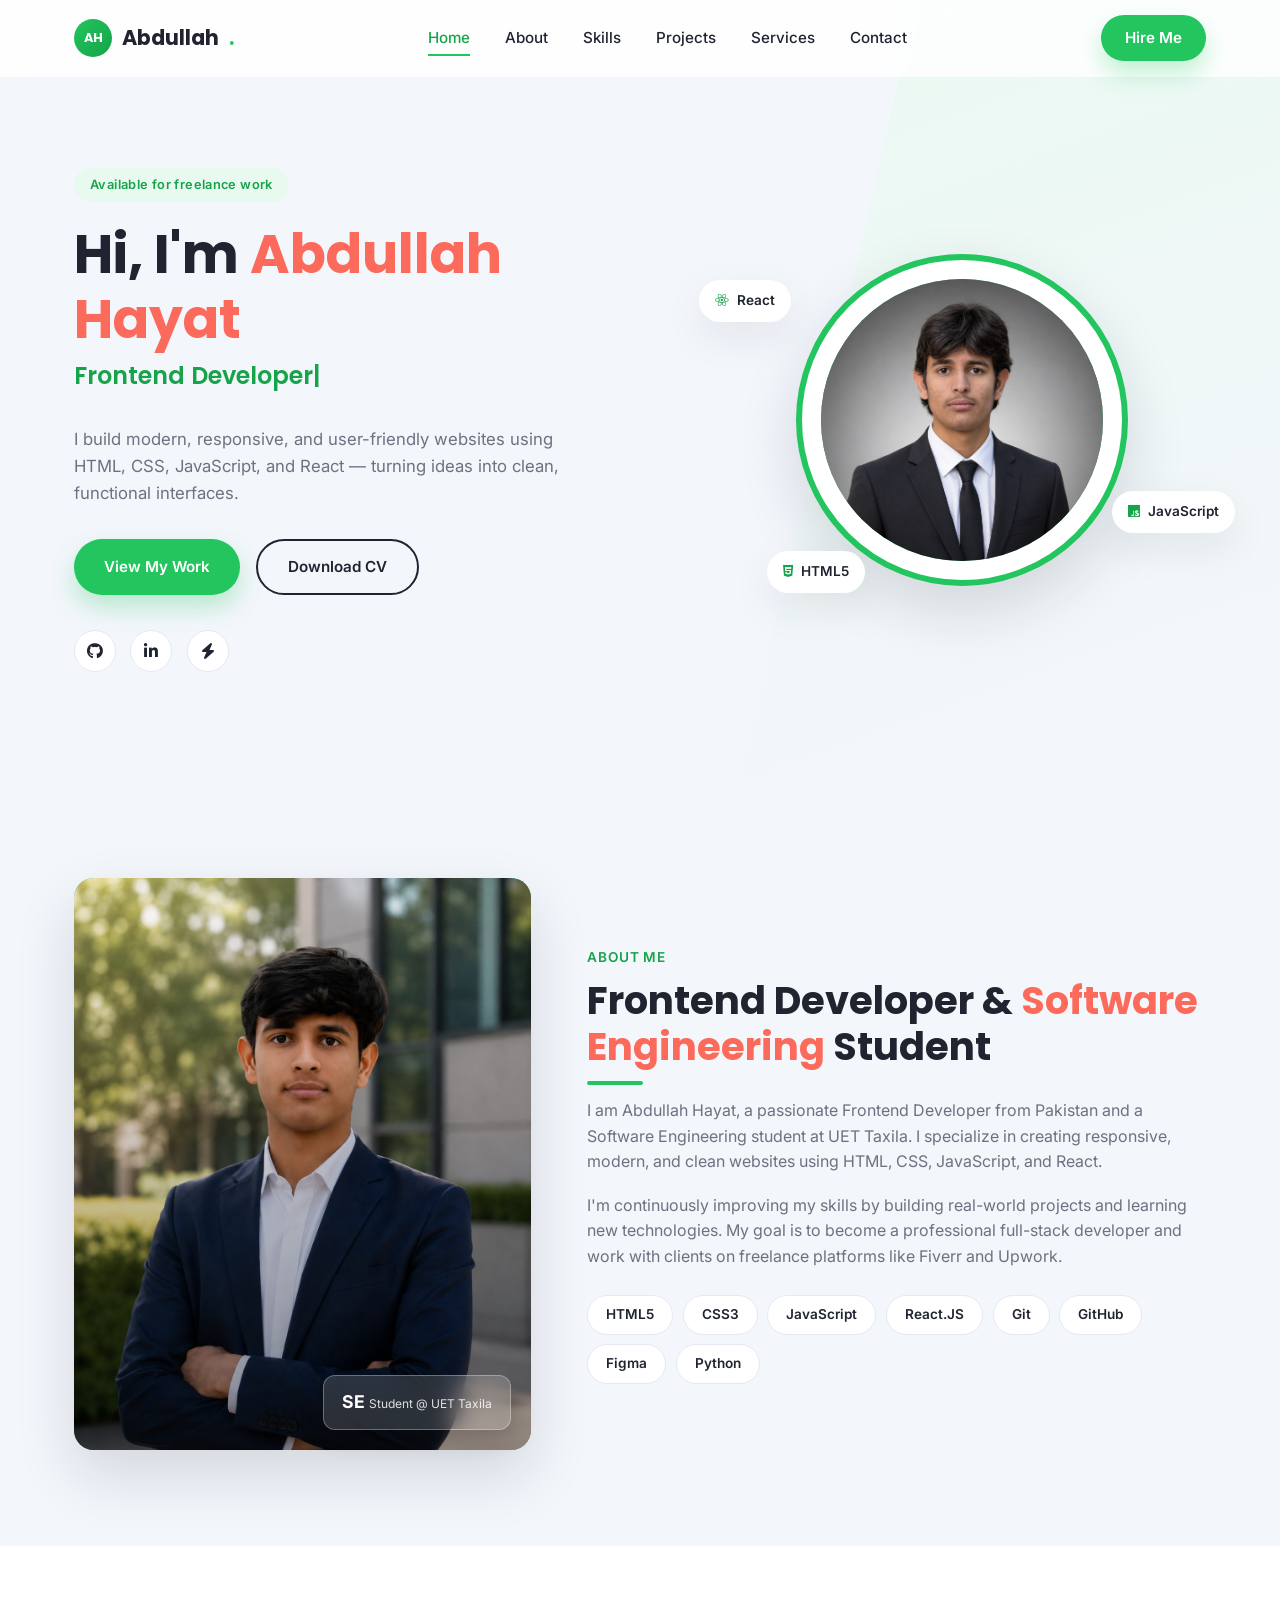
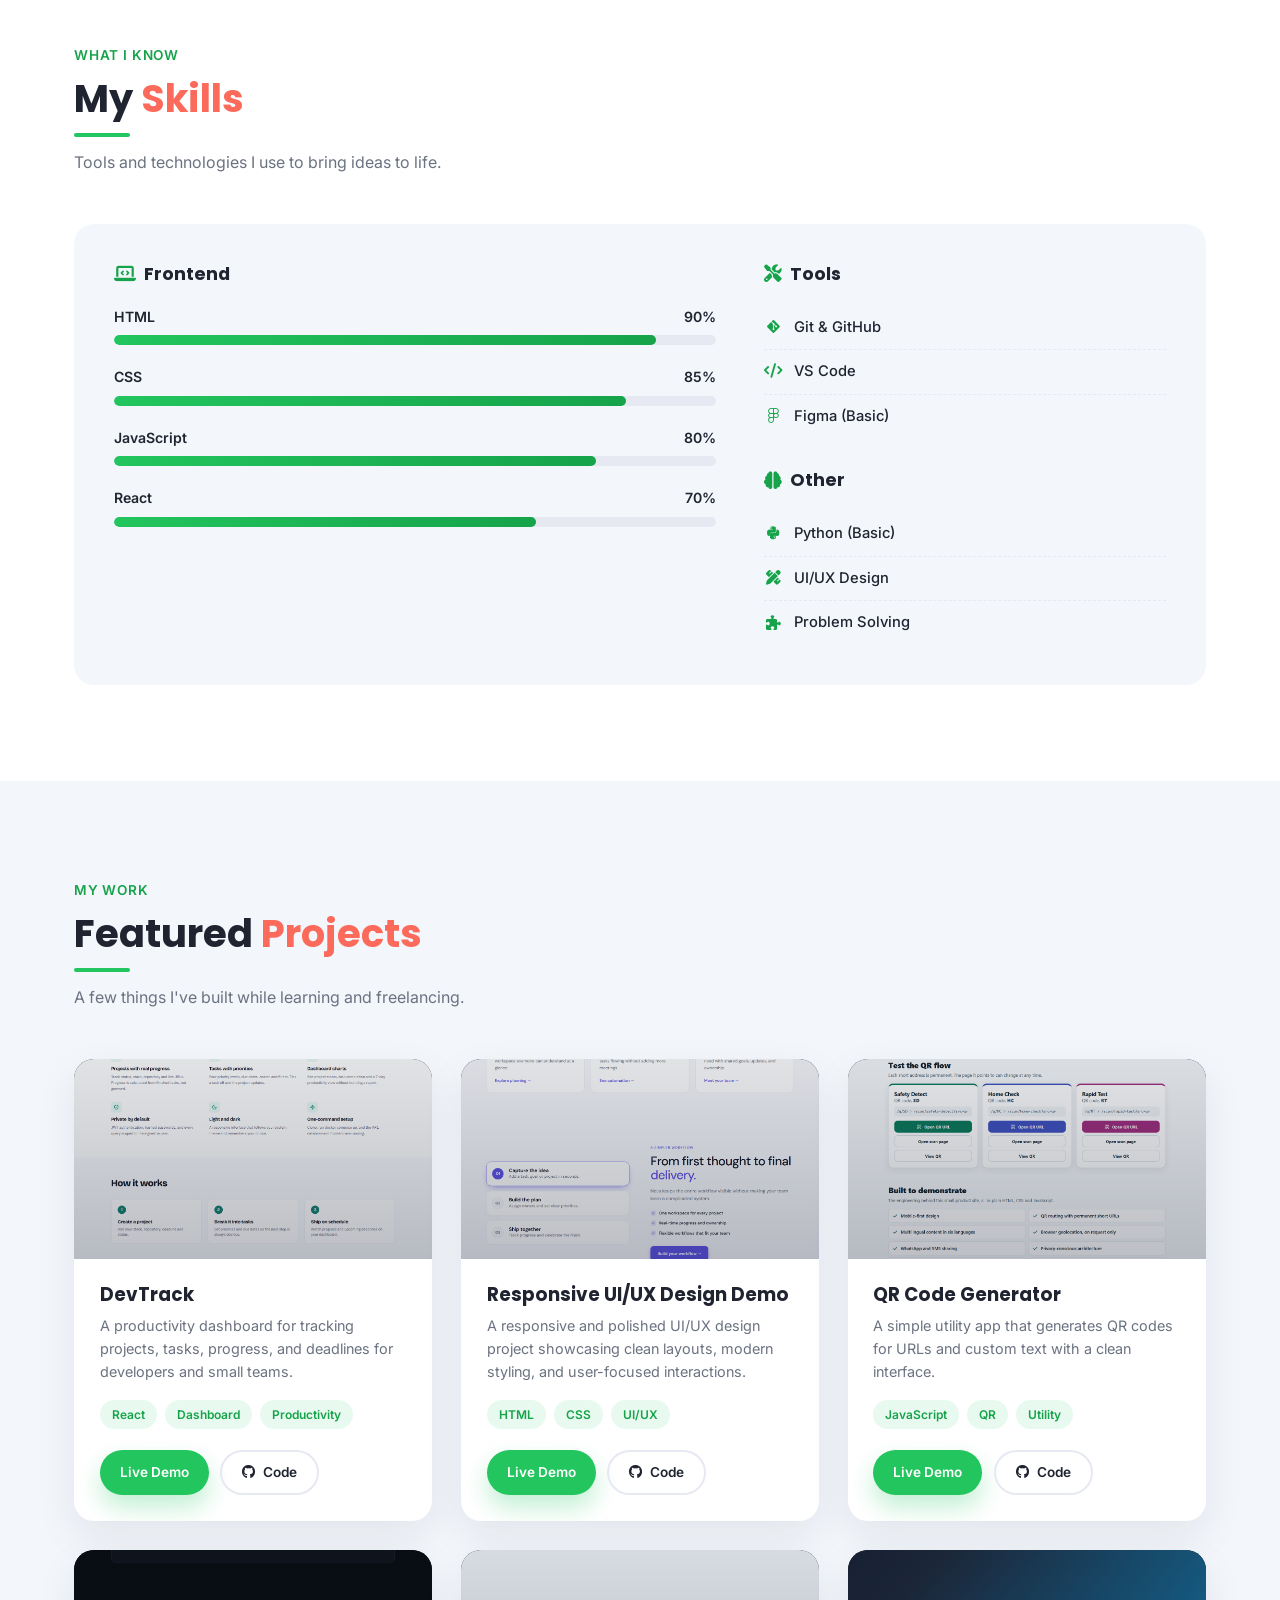
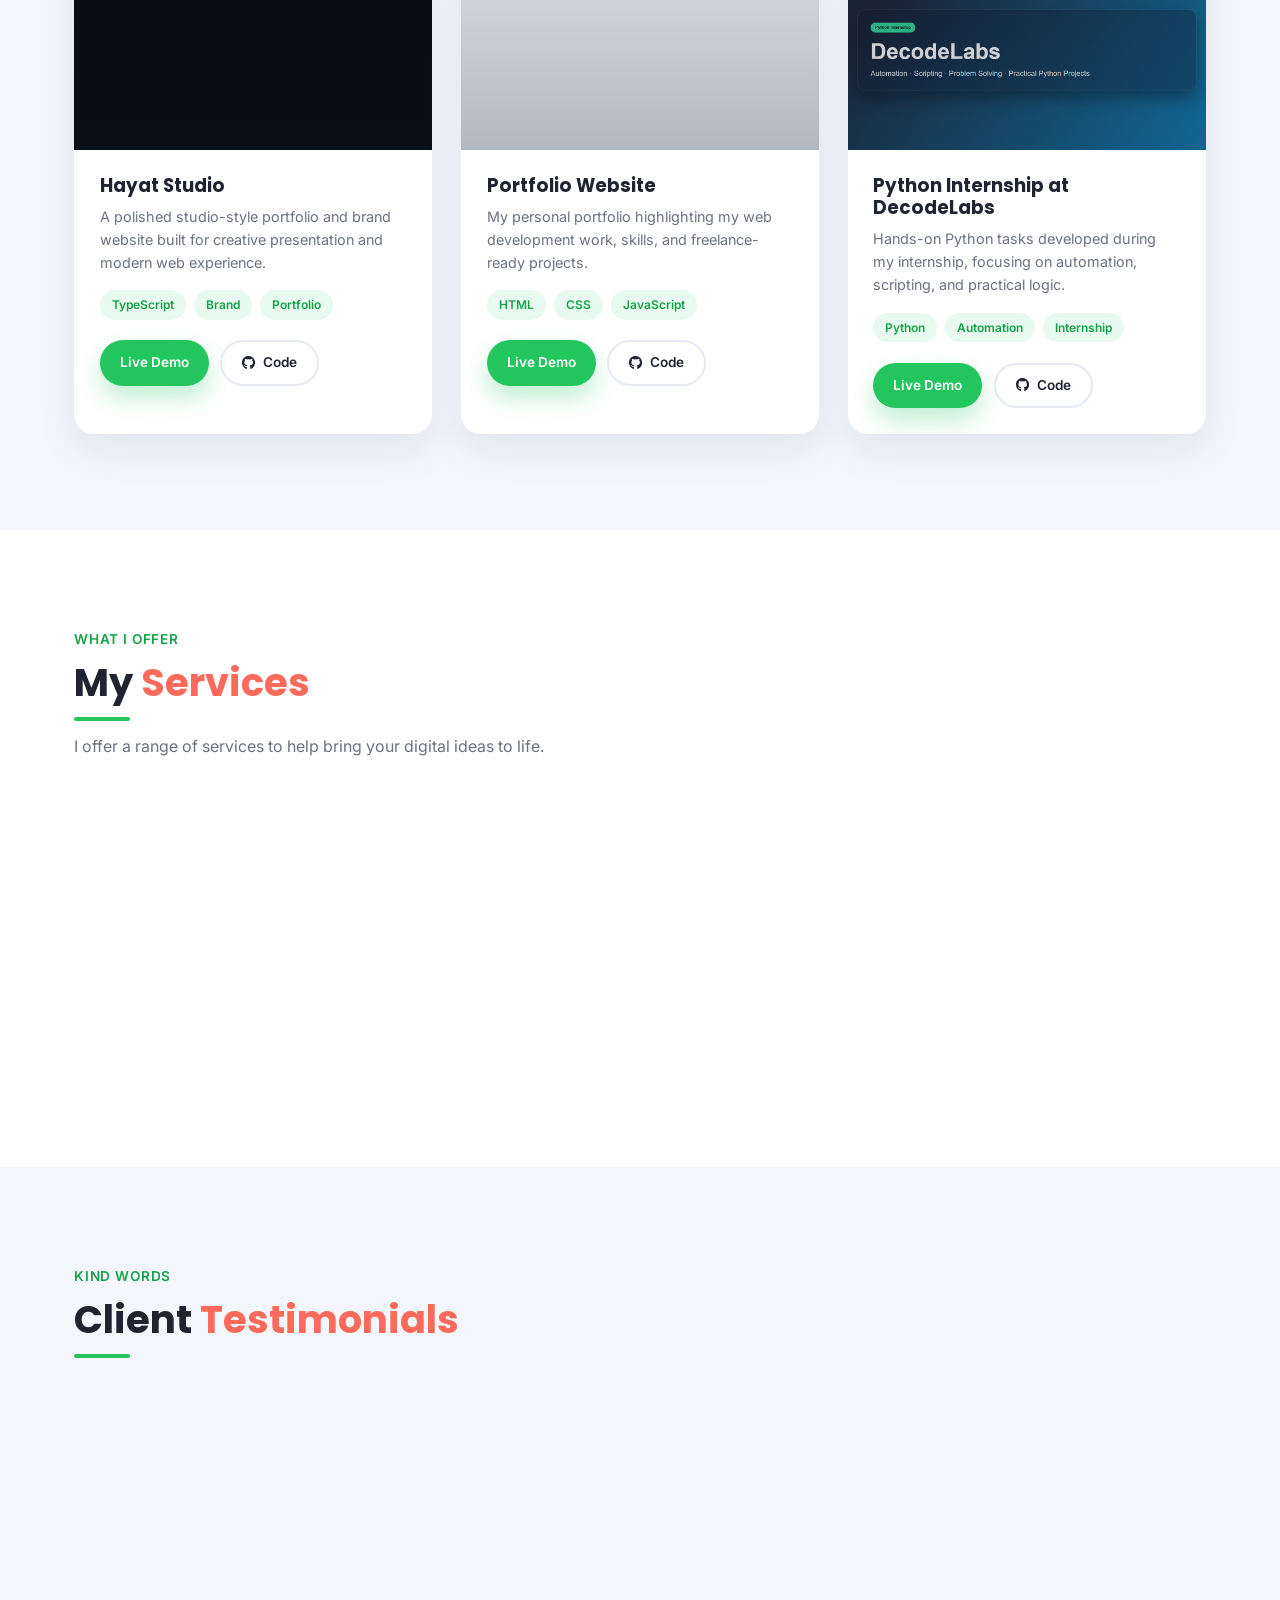
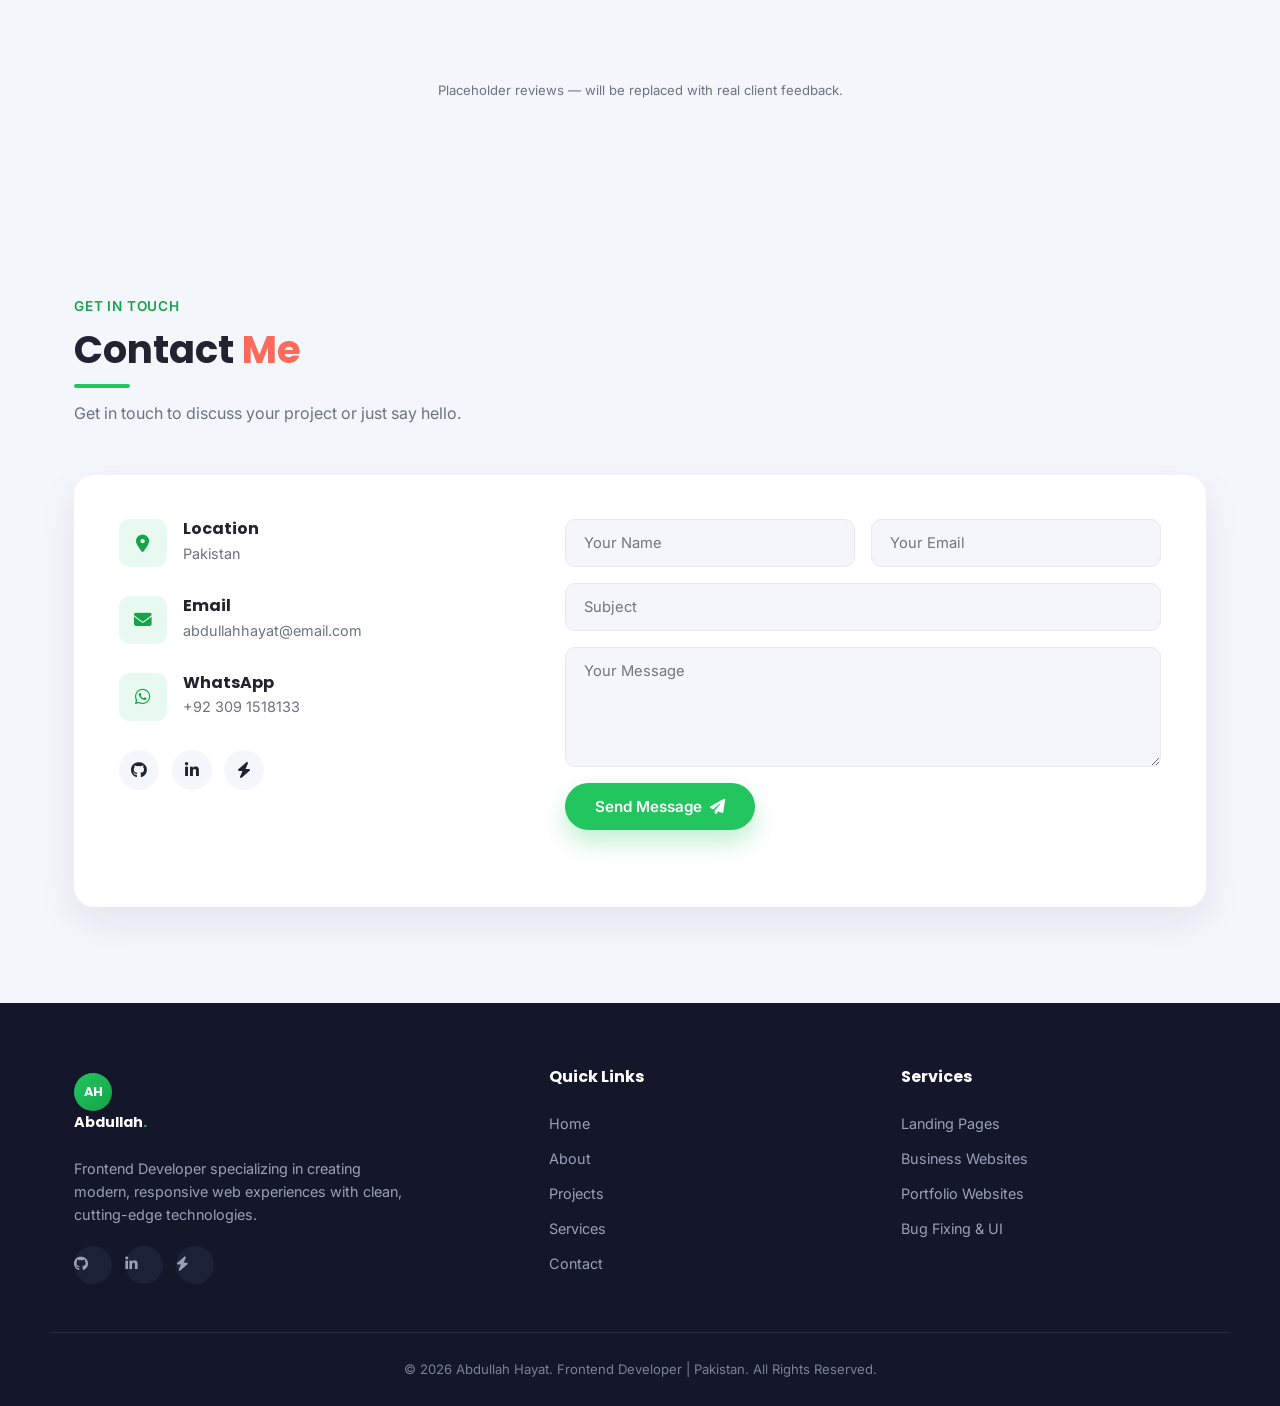
<file: index.html>
<!DOCTYPE html>
<html lang="en">
<head>
<meta charset="UTF-8">
<meta name="viewport" content="width=device-width, initial-scale=1.0">
<title>Abdullah Hayat | Frontend Developer</title>
<meta name="description" content="Abdullah Hayat — Frontend Developer & Software Engineering student building modern, responsive web experiences.">

<link rel="preconnect" href="https://fonts.googleapis.com">
<link href="https://fonts.googleapis.com/css2?family=Poppins:wght@500;600;700;800&family=Inter:wght@400;500;600&display=swap" rel="stylesheet">
<link rel="stylesheet" href="https://cdnjs.cloudflare.com/ajax/libs/font-awesome/6.5.1/css/all.min.css">

<!-- Base / shared styles -->
<link rel="stylesheet" href="css/variables.css">
<link rel="stylesheet" href="css/base.css">
<link rel="stylesheet" href="css/buttons.css">
<link rel="stylesheet" href="css/utilities.css">

<!-- Section styles -->
<link rel="stylesheet" href="css/navbar.css">
<link rel="stylesheet" href="css/hero.css">
<link rel="stylesheet" href="css/about.css">
<link rel="stylesheet" href="css/skills.css">
<link rel="stylesheet" href="css/projects.css">
<link rel="stylesheet" href="css/services.css">
<link rel="stylesheet" href="css/testimonials.css">
<link rel="stylesheet" href="css/contact.css">
<link rel="stylesheet" href="css/footer.css">
<link rel="stylesheet" href="css/back-to-top.css">

<!-- Responsive overrides — always last -->
<link rel="stylesheet" href="css/responsive.css">
</head>
<body>

<!-- Each section is a separate file in /partials, injected at runtime by js/includeHTML.js -->
<div id="navbar-placeholder"></div>
<div id="hero-placeholder"></div>
<div id="about-placeholder"></div>
<div id="skills-placeholder"></div>
<div id="projects-placeholder"></div>
<div id="services-placeholder"></div>
<div id="testimonials-placeholder"></div>
<div id="contact-placeholder"></div>
<div id="footer-placeholder"></div>

<a href="#home" class="back-to-top" id="backToTop" aria-label="Back to top"><i class="fa-solid fa-arrow-up"></i></a>

<script type="module" src="js/main.js"></script>
</body>
</html>
</file>
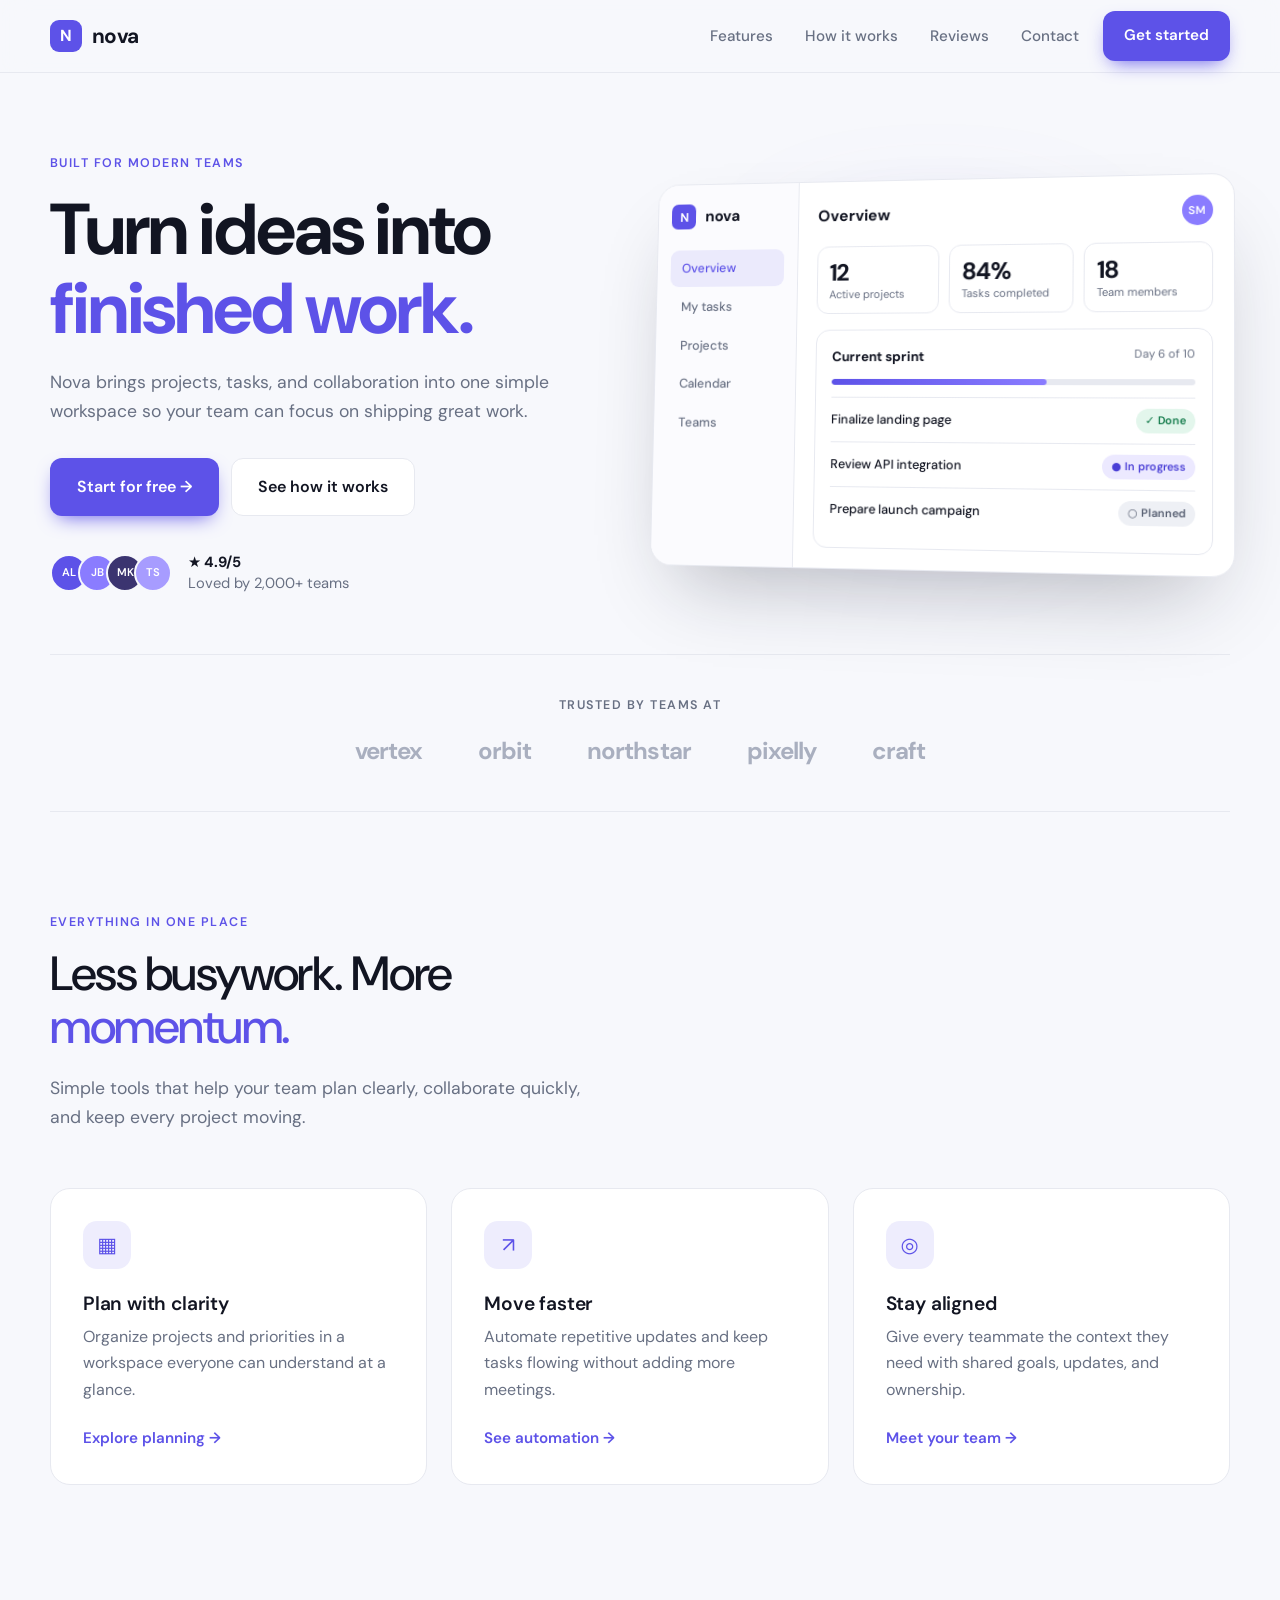
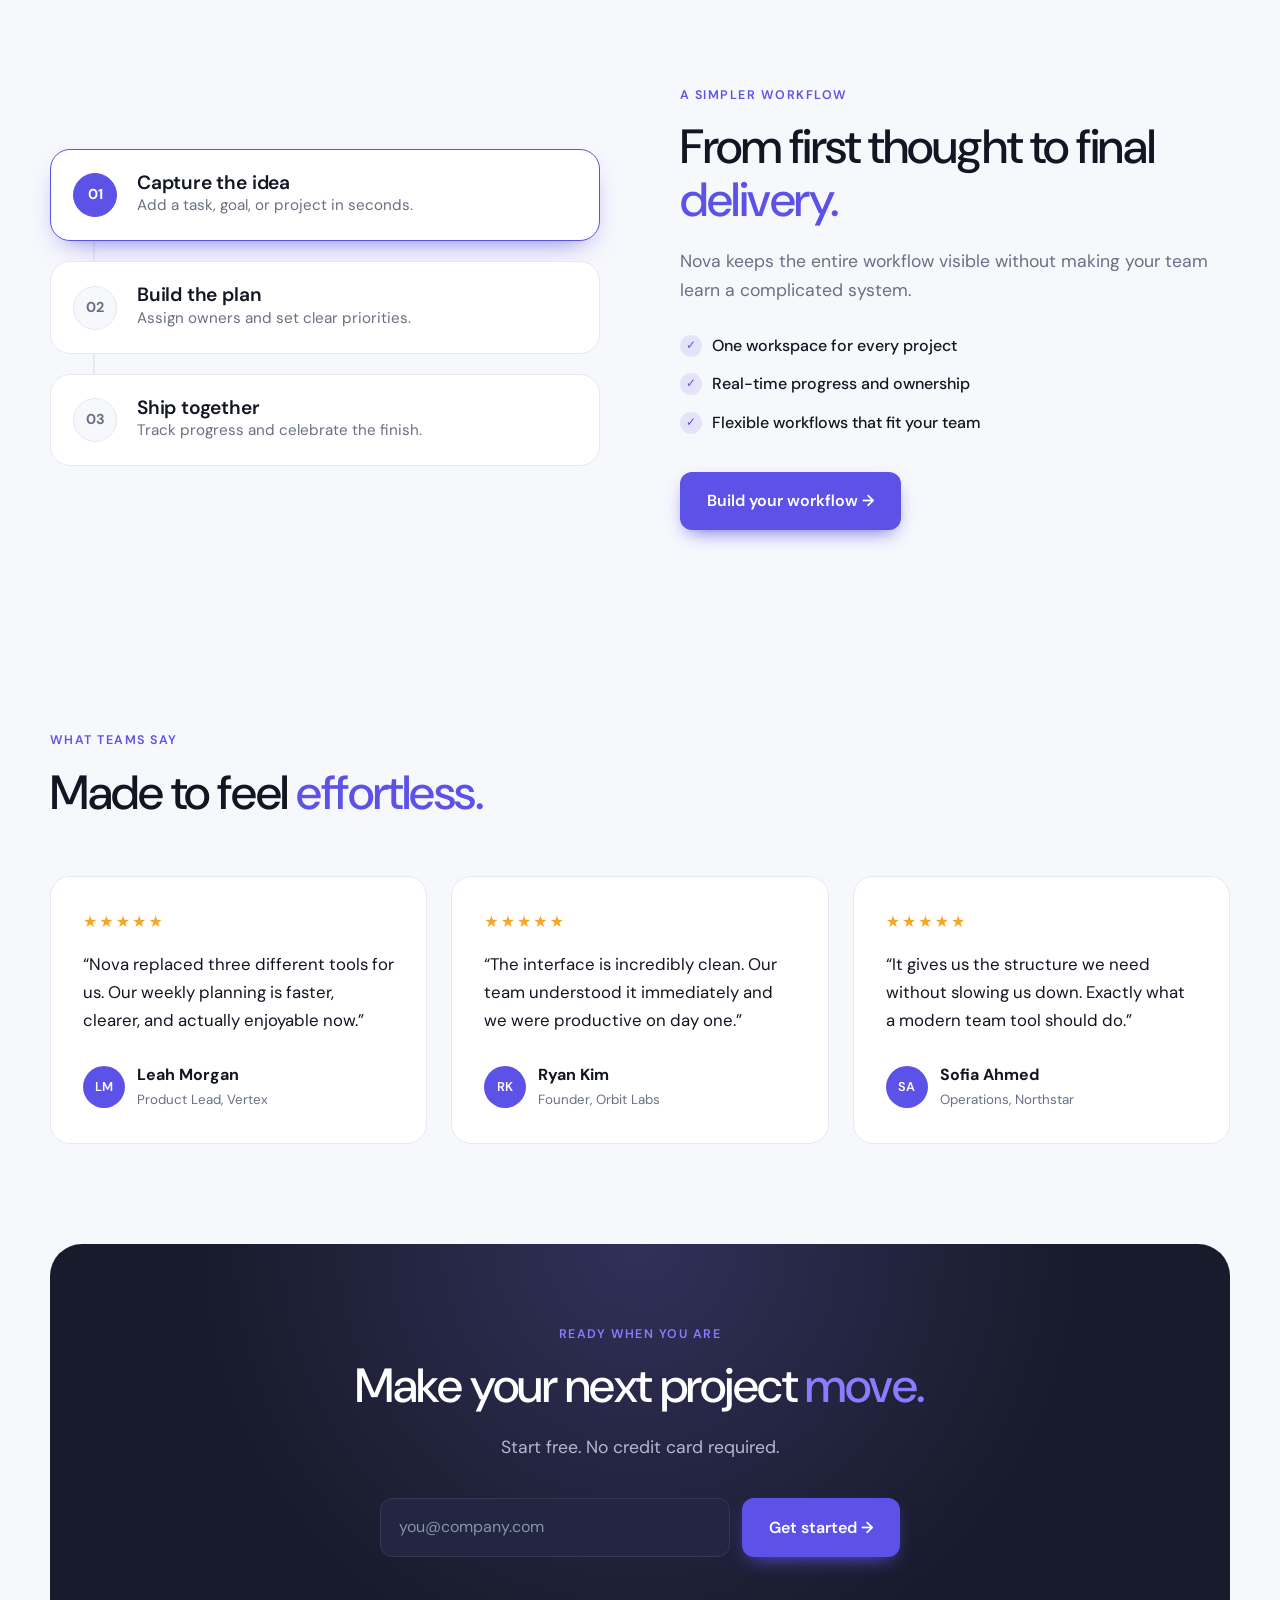
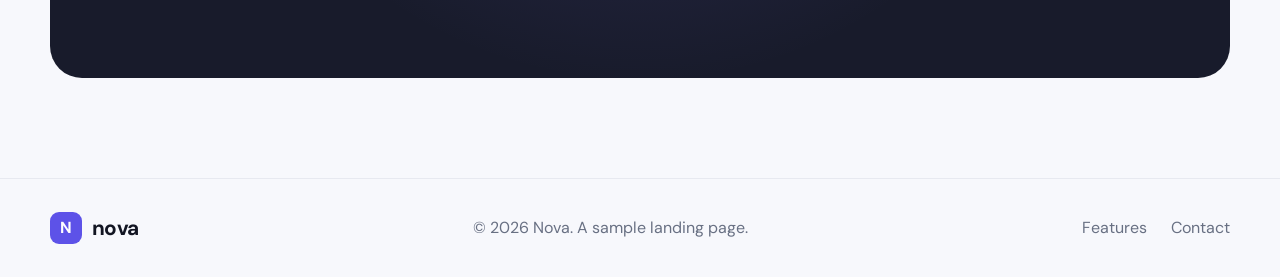
<file: assets/project-previews/index.html>
<!DOCTYPE html>
<html lang="en">
<head>
  <meta charset="UTF-8">
  <meta name="viewport" content="width=device-width, initial-scale=1">
  <title>Nova — Turn Ideas Into Finished Work</title>
  <meta name="description" content="Nova helps modern teams plan, collaborate, and ship better work from one simple workspace.">
  <meta property="og:title" content="Nova — Turn Ideas Into Finished Work">
  <meta property="og:description" content="Nova helps modern teams plan, collaborate, and ship better work from one simple workspace.">
  <meta property="og:type" content="website">
  <meta name="theme-color" content="#5d52e8">
  <link rel="preconnect" href="https://fonts.googleapis.com">
  <link rel="preconnect" href="https://fonts.gstatic.com" crossorigin>
  <link href="https://fonts.googleapis.com/css2?family=DM+Sans:wght@400;500;600;700&display=swap" rel="stylesheet">
  <link rel="stylesheet" href="style.css">
</head>
<body>
<header class="header">
  <nav class="nav container" aria-label="Main navigation">
    <a href="#top" class="logo" aria-label="Nova home"><span class="logo-mark">N</span><span>nova</span></a>
    <ul class="nav-links" id="nav-menu">
      <li><a href="#features">Features</a></li>
      <li><a href="#how-it-works">How it works</a></li>
      <li><a href="#reviews">Reviews</a></li>
      <li><a href="#contact">Contact</a></li>
      <li class="nav-cta-mobile"><a href="#contact" class="btn btn-primary">Get started</a></li>
    </ul>
    <a href="#contact" class="btn btn-primary nav-cta">Get started</a>
    <button class="menu-toggle" aria-label="Open menu" aria-expanded="false" aria-controls="nav-menu"><span></span><span></span><span></span></button>
  </nav>
</header>

<main id="top">
  <section class="hero container">
    <div class="hero-copy reveal">
      <p class="eyebrow">Built for modern teams</p>
      <h1>Turn ideas into <span class="accent">finished work.</span></h1>
      <p class="lead">Nova brings projects, tasks, and collaboration into one simple workspace so your team can focus on shipping great work.</p>
      <div class="actions">
        <a href="#contact" class="btn btn-primary btn-lg">Start for free →</a>
        <a href="#how-it-works" class="btn btn-ghost btn-lg">See how it works</a>
      </div>
      <div class="trust">
        <div class="avatars" aria-hidden="true"><span>AL</span><span>JB</span><span>MK</span><span>TS</span></div>
        <div><strong>★ 4.9/5</strong><br><span class="muted">Loved by 2,000+ teams</span></div>
      </div>
    </div>

    <div class="hero-visual" role="img" aria-label="Nova dashboard preview showing projects, statistics and tasks">
      <div class="glow"></div>
      <div class="dash">
        <aside class="dash-side">
          <div class="logo logo-sm"><span class="logo-mark">N</span><span>nova</span></div>
          <ul>
            <li class="on">Overview</li><li>My tasks</li><li>Projects</li><li>Calendar</li><li>Teams</li>
          </ul>
        </aside>
        <div class="dash-main">
          <div class="dash-top"><strong>Overview</strong><span class="user">SM</span></div>
          <div class="stats">
            <div><b>12</b><small>Active projects</small></div>
            <div><b>84%</b><small>Tasks completed</small></div>
            <div><b>18</b><small>Team members</small></div>
          </div>
          <div class="sprint">
            <div class="sprint-head"><strong>Current sprint</strong><small>Day 6 of 10</small></div>
            <div class="bar"><i></i></div>
            <ul class="tasks">
              <li><span>Finalize landing page</span><em class="tag done">✓ Done</em></li>
              <li><span>Review API integration</span><em class="tag prog">● In progress</em></li>
              <li><span>Prepare launch campaign</span><em class="tag plan">○ Planned</em></li>
            </ul>
          </div>
        </div>
      </div>
    </div>
  </section>

  <section class="logos container reveal" aria-label="Trusted by">
    <p class="eyebrow">Trusted by teams at</p>
    <ul><li>vertex</li><li>orbit</li><li>northstar</li><li>pixelly</li><li>craft</li></ul>
  </section>

  <section class="section container" id="features">
    <div class="section-head reveal">
      <p class="eyebrow">Everything in one place</p>
      <h2>Less busywork. More <span class="accent">momentum.</span></h2>
      <p class="lead">Simple tools that help your team plan clearly, collaborate quickly, and keep every project moving.</p>
    </div>
    <div class="grid-3">
      <article class="card feature reveal"><span class="icon" aria-hidden="true">▦</span><h3>Plan with clarity</h3><p>Organize projects and priorities in a workspace everyone can understand at a glance.</p><a href="#how-it-works" class="link">Explore planning →</a></article>
      <article class="card feature reveal"><span class="icon" aria-hidden="true">↗</span><h3>Move faster</h3><p>Automate repetitive updates and keep tasks flowing without adding more meetings.</p><a href="#how-it-works" class="link">See automation →</a></article>
      <article class="card feature reveal"><span class="icon" aria-hidden="true">◎</span><h3>Stay aligned</h3><p>Give every teammate the context they need with shared goals, updates, and ownership.</p><a href="#reviews" class="link">Meet your team →</a></article>
    </div>
  </section>

  <section class="section container split" id="how-it-works">
    <ol class="steps reveal">
      <li class="active"><span class="num">01</span><div><h3>Capture the idea</h3><p>Add a task, goal, or project in seconds.</p></div></li>
      <li><span class="num">02</span><div><h3>Build the plan</h3><p>Assign owners and set clear priorities.</p></div></li>
      <li><span class="num">03</span><div><h3>Ship together</h3><p>Track progress and celebrate the finish.</p></div></li>
    </ol>
    <div class="reveal">
      <p class="eyebrow">A simpler workflow</p>
      <h2>From first thought to final <span class="accent">delivery.</span></h2>
      <p class="lead">Nova keeps the entire workflow visible without making your team learn a complicated system.</p>
      <ul class="checks">
        <li>One workspace for every project</li>
        <li>Real-time progress and ownership</li>
        <li>Flexible workflows that fit your team</li>
      </ul>
      <a href="#contact" class="btn btn-primary btn-lg">Build your workflow →</a>
    </div>
  </section>

  <section class="section container" id="reviews">
    <div class="section-head reveal">
      <p class="eyebrow">What teams say</p>
      <h2>Made to feel <span class="accent">effortless.</span></h2>
    </div>
    <div class="grid-3">
      <article class="card quote reveal"><p class="stars" aria-label="5 out of 5 stars">★★★★★</p><blockquote>“Nova replaced three different tools for us. Our weekly planning is faster, clearer, and actually enjoyable now.”</blockquote><footer><span class="av">LM</span><div><strong>Leah Morgan</strong><small>Product Lead, Vertex</small></div></footer></article>
      <article class="card quote reveal"><p class="stars" aria-label="5 out of 5 stars">★★★★★</p><blockquote>“The interface is incredibly clean. Our team understood it immediately and we were productive on day one.”</blockquote><footer><span class="av">RK</span><div><strong>Ryan Kim</strong><small>Founder, Orbit Labs</small></div></footer></article>
      <article class="card quote reveal"><p class="stars" aria-label="5 out of 5 stars">★★★★★</p><blockquote>“It gives us the structure we need without slowing us down. Exactly what a modern team tool should do.”</blockquote><footer><span class="av">SA</span><div><strong>Sofia Ahmed</strong><small>Operations, Northstar</small></div></footer></article>
    </div>
  </section>

  <section class="cta-wrap container" id="contact">
    <div class="cta reveal">
      <p class="eyebrow">Ready when you are</p>
      <h2>Make your next project <span class="accent-light">move.</span></h2>
      <p class="lead">Start free. No credit card required.</p>
      <form class="signup" id="signup" novalidate>
        <label for="email" class="sr-only">Email address</label>
        <input type="email" id="email" name="email" placeholder="you@company.com" autocomplete="email" required aria-describedby="form-msg">
        <button type="submit" class="btn btn-primary btn-lg">Get started →</button>
      </form>
      <p id="form-msg" class="form-msg" role="status" aria-live="polite"></p>
    </div>
  </section>
</main>

<footer class="footer">
  <div class="container footer-in">
    <a href="#top" class="logo" aria-label="Nova home"><span class="logo-mark">N</span><span>nova</span></a>
    <p class="muted">© 2026 Nova. A sample landing page.</p>
    <nav aria-label="Footer"><a href="#features">Features</a><a href="#contact">Contact</a></nav>
  </div>
</footer>
<script src="script.js"></script>
</body>
</html>
</file>
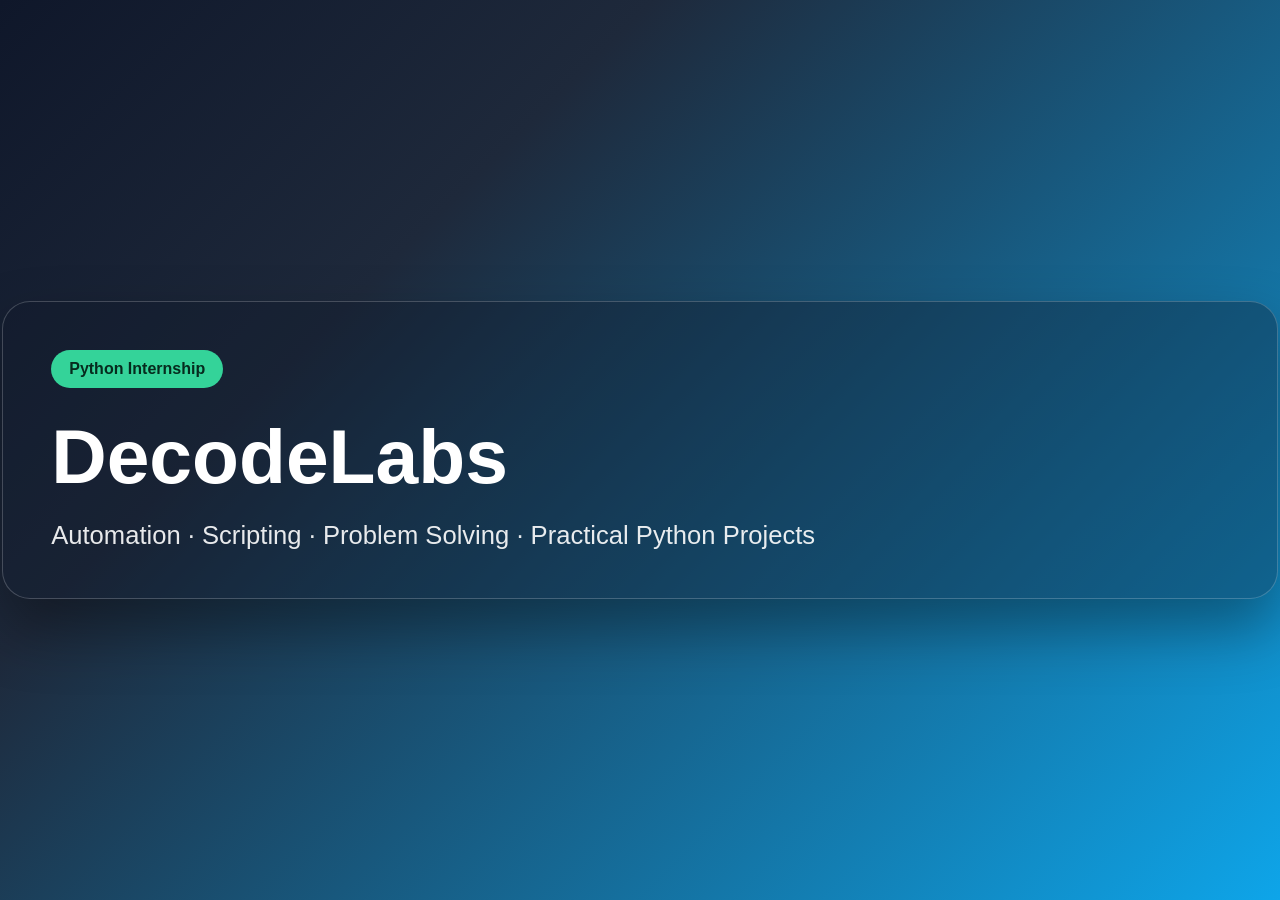
<file: assets/project-previews/decode-labs-preview.html>
﻿<!doctype html>
<html>
<head><meta charset="UTF-8"><title>Python Internship at DecodeLabs</title>
<style>
body { font-family: Arial, sans-serif; margin: 0; background: linear-gradient(135deg, #0f172a, #1e293b 30%, #0ea5e9); color: white; display:flex; align-items:center; justify-content:center; min-height:100vh; }
.card { width: 92%; max-width: 1200px; background: rgba(15,23,42,0.35); border: 1px solid rgba(255,255,255,0.2); border-radius: 28px; padding: 48px; box-shadow: 0 30px 60px rgba(0,0,0,0.35); }
.badge { display:inline-block; background:#34d399; color:#062b1e; border-radius:999px; padding:10px 18px; font-weight:700; margin-bottom:24px; }
 h1 { font-size: clamp(48px, 6vw, 110px); margin: 0 0 20px; }
 p { font-size: clamp(18px,2vw,28px); margin: 0; opacity: .9; }
</style>
</head>
<body>
<div class="card">
  <div class="badge">Python Internship</div>
  <h1>DecodeLabs</h1>
  <p>Automation · Scripting · Problem Solving · Practical Python Projects</p>
</div>
</body>
</html>
</file>
<file: css/variables.css>
/* =========================================================
   Design tokens — colors, radii, shadows, fonts
   ========================================================= */
:root{
  --bg: #f3f6fb;
  --white: #ffffff;
  --green: #22c55e;
  --green-dark: #16a34a;
  --green-light: #e8faf0;
  --coral: #fb6a5a;
  --navy: #14172a;
  --navy-soft: #1d2138;
  --text: #1f2430;
  --text-light: #6b7280;
  --border: #e6e9f2;

  --radius-lg: 20px;
  --radius-md: 14px;
  --radius-sm: 10px;

  --shadow: 0 15px 40px rgba(23, 26, 43, .08);
  --shadow-lg: 0 25px 60px rgba(23, 26, 43, .14);

  --ff-heading: 'Poppins', sans-serif;
  --ff-body: 'Inter', sans-serif;
}
</file>
<file: css/base.css>
*{ margin:0; padding:0; box-sizing:border-box; }

html{ scroll-behavior:smooth; }

body{
  font-family: var(--ff-body);
  color: var(--text);
  background: var(--bg);
  line-height: 1.6;
  overflow-x: hidden;
}

img{ max-width:100%; display:block; }
a{ text-decoration:none; color:inherit; }
ul{ list-style:none; }
button{ font-family:inherit; cursor:pointer; border:none; background:none; }

.container{
  width:100%;
  max-width:1180px;
  margin:0 auto;
  padding:0 24px;
}

h1,h2,h3,h4{ font-family: var(--ff-heading); line-height:1.2; color:var(--text); }

section{ padding: 96px 0; }
</file>
<file: css/buttons.css>
.btn{
  display:inline-flex;
  align-items:center;
  gap:8px;
  padding: 14px 30px;
  border-radius: 999px;
  font-weight:600;
  font-size:.95rem;
  transition: transform .25s ease, box-shadow .25s ease, background .25s ease, color .25s ease;
  white-space:nowrap;
}
.btn-sm{ padding:10px 20px; font-size:.85rem; }

.btn-primary{
  background: var(--green);
  color:#fff;
  box-shadow: 0 12px 24px rgba(34,197,94,.28);
}
.btn-primary:hover{
  background:var(--green-dark);
  transform: translateY(-3px);
  box-shadow:0 16px 30px rgba(34,197,94,.35);
}

.btn-outline{
  border:2px solid var(--text);
  color:var(--text);
}
.btn-outline:hover{ background:var(--text); color:#fff; transform: translateY(-3px); }

.btn-ghost{
  border:2px solid var(--border);
  color:var(--text);
}
.btn-ghost:hover{ border-color:var(--green); color:var(--green-dark); }
</file>
<file: css/utilities.css>
/* =========================================================
   Shared utilities used across multiple sections
   ========================================================= */
.accent{ color: var(--coral); }

/* scroll reveal */
[data-reveal]{
  opacity:0;
  transform: translateY(28px);
  transition: opacity .7s ease, transform .7s ease;
}
[data-reveal].is-visible{
  opacity:1;
  transform: translateY(0);
}

/* section heading block */
.section-eyebrow{
  display:inline-block;
  color: var(--green-dark);
  font-weight:600;
  font-size:.85rem;
  letter-spacing:.06em;
  text-transform:uppercase;
  margin-bottom:.6rem;
}
.section-title{
  font-size: clamp(1.7rem, 3vw, 2.4rem);
  font-weight:700;
  margin-bottom:.8rem;
}
.section-title::after{
  content:"";
  display:block;
  width:56px; height:4px;
  border-radius:4px;
  background: var(--green);
  margin-top:.7rem;
}
.section-head{ margin-bottom: 3rem; }
.section-sub{ color: var(--text-light); max-width:520px; }

/* pill tag used in About */
.pill-group{
  display:flex;
  flex-wrap:wrap;
  gap:.6rem;
  margin-top:1.6rem;
}
.pill{
  padding:8px 18px;
  border-radius:999px;
  background:#fff;
  border:1px solid var(--border);
  font-size:.85rem;
  font-weight:600;
  color: var(--text);
  transition: all .25s ease;
}
.pill:hover{ background: var(--green); color:#fff; border-color:var(--green); }

/* small rounded tag used in Projects */
.tag{
  font-size:.75rem;
  font-weight:600;
  padding:5px 12px;
  border-radius:999px;
  background: var(--green-light);
  color: var(--green-dark);
}
</file>
<file: css/navbar.css>
.navbar{
  position:fixed;
  top:0; left:0; right:0;
  z-index:1000;
  background: rgba(255,255,255,.85);
  backdrop-filter: blur(10px);
  border-bottom: 1px solid transparent;
  transition: box-shadow .3s ease, border-color .3s ease;
}
.navbar.scrolled{
  box-shadow: 0 4px 20px rgba(23,26,43,.06);
  border-color: var(--border);
}
.nav-inner{
  display:flex;
  align-items:center;
  justify-content:space-between;
  height:76px;
}
.logo{
  display:flex;
  align-items:center;
  gap:10px;
  font-family: var(--ff-heading);
  font-weight:700;
  font-size:1.3rem;
  color: var(--text);
}
.logo-badge{
  width:38px; height:38px;
  border-radius:50%;
  background: linear-gradient(135deg, var(--green), var(--green-dark));
  color:#fff;
  display:flex; align-items:center; justify-content:center;
  font-size:.8rem;
  font-weight:700;
}
.logo-dot{ color: var(--green); }

.nav-links{
  display:flex;
  gap:2.2rem;
}
.nav-links a{
  position:relative;
  font-weight:500;
  font-size:.95rem;
  color: var(--text);
  padding: 6px 0;
}
.nav-links a::after{
  content:"";
  position:absolute;
  left:0; bottom:0;
  width:0; height:2px;
  background: var(--green);
  transition: width .25s ease;
}
.nav-links a:hover::after,
.nav-links a.active::after{ width:100%; }
.nav-links a.active{ color: var(--green-dark); }

.nav-cta{ padding:11px 24px; }

.hamburger{
  display:none;
  flex-direction:column;
  gap:5px;
  width:30px;
}
.hamburger span{
  height:2px; width:100%;
  background: var(--text);
  border-radius:2px;
  transition: transform .3s ease, opacity .3s ease;
}
.hero-avatar img,
.about-avatar img {
  width: 100%;
  height: 100%;
  object-fit: cover;
  border-radius: 50%;
}
.hamburger.open span:nth-child(1){ transform: translateY(7px) rotate(45deg); }
.hamburger.open span:nth-child(2){ opacity:0; }
.hamburger.open span:nth-child(3){ transform: translateY(-7px) rotate(-45deg); }
</file>
<file: css/hero.css>
/* =========================================================
   Hero
   ========================================================= */
.hero{
  position:relative;
  padding: 168px 0 110px;
  overflow:hidden;
}
.hero-shape{
  position:absolute;
  top:-10%; right:-15%;
  width:60%; height:130%;
  background: linear-gradient(160deg, var(--green-light), transparent 70%);
  clip-path: polygon(30% 0, 100% 0, 100% 100%, 0% 100%);
  z-index:-1;
}
.hero-inner{
  display:grid;
  grid-template-columns: 1.1fr .9fr;
  align-items:center;
  gap:3rem;
}
.eyebrow{
  display:inline-block;
  padding:7px 16px;
  border-radius:999px;
  background: var(--green-light);
  color: var(--green-dark);
  font-size:.8rem;
  font-weight:600;
  letter-spacing:.03em;
  margin-bottom:1.3rem;
}
.hero-text h1{
  font-size: clamp(2.2rem, 4.2vw, 3.4rem);
  font-weight:700;
  margin-bottom:.6rem;
}
.typing-line{
  font-size: clamp(1.1rem, 2.2vw, 1.5rem);
  font-weight:600;
  color: var(--green-dark);
  margin-bottom:1.3rem;
  min-height: 1.8em;
}
.cursor{ animation: blink 1s step-end infinite; color:var(--green-dark); }
@keyframes blink{ 50%{ opacity:0; } }

.hero-desc{
  max-width:520px;
  color: var(--text-light);
  font-size:1.05rem;
  margin-bottom:2rem;
}
.hero-actions{
  display:flex;
  gap:1rem;
  flex-wrap:wrap;
  margin-bottom:2.2rem;
}
.hero-socials{
  display:flex;
  gap:.9rem;
}
.hero-socials a{
  width:42px; height:42px;
  border-radius:50%;
  display:flex; align-items:center; justify-content:center;
  background:#fff;
  border:1px solid var(--border);
  color: var(--text);
  transition: all .25s ease;
}
.hero-socials a:hover{ background: var(--green); color:#fff; border-color:var(--green); transform: translateY(-3px); }

.hero-graphic{
  position:relative;
  display:flex;
  align-items:center;
  justify-content:center;
}
.hero-ring{
  width: clamp(230px, 26vw, 340px);
  height: clamp(230px, 26vw, 340px);
  border-radius:50%;
  background: #fff;
  border: 6px solid var(--green);
  display:flex; align-items:center; justify-content:center;
  box-shadow: var(--shadow-lg);
}
.hero-avatar{
  width:88%; height:88%;
  border-radius:50%;
  background: linear-gradient(150deg, var(--green), var(--green-dark));
  color:#fff;
  font-family: var(--ff-heading);
  font-weight:700;
  font-size: clamp(3rem, 6vw, 4.5rem);
  display:flex; align-items:center; justify-content:center;
}
.floating-card{
  position:absolute;
  display:flex;
  align-items:center;
  gap:8px;
  background:#fff;
  padding:10px 16px;
  border-radius:999px;
  box-shadow: var(--shadow);
  font-size:.85rem;
  font-weight:600;
  animation: float 4s ease-in-out infinite;
}
.floating-card i{ color: var(--green-dark); }
.card-1{ top:8%; left:-4%; animation-delay:0s; }
.card-2{ bottom:16%; right:-6%; animation-delay:1s; }
.card-3{ bottom:-2%; left:10%; animation-delay:2s; }

.hero-avatar img,
.about-avatar img {
  width: 100%;
  height: 100%;
  object-fit: cover;
  border-radius: 50%;
}

@keyframes float{
  0%,100%{ transform: translateY(0); }
  50%{ transform: translateY(-12px); }
}
</file>
<file: css/about.css>
.about-inner{
  display:grid;
  grid-template-columns: .85fr 1.15fr;
  gap: 3.5rem;
  align-items:center;
}
.about-graphic{ position:relative; }
.about-frame{
  aspect-ratio: 4/5;
  border-radius: var(--radius-lg);
  background: linear-gradient(155deg, var(--green), var(--green-dark));
  display:flex; align-items:center; justify-content:center;
  box-shadow: var(--shadow-lg);
}
.about-frame{
  aspect-ratio: 4/5;
  border-radius: var(--radius-lg);
  overflow: hidden; /* IMPORTANT */
  box-shadow: var(--shadow-lg);
}

/* Image full fit */
.about-img{
  width: 100%;
  height: 100%;
  object-fit: cover; /* fills entire frame */
  display: block;
}

.about-badge{
  position:absolute;
  bottom:20px;
  right:20px;

  background: rgba(255,255,255,0.15);
  backdrop-filter: blur(12px);
  -webkit-backdrop-filter: blur(12px);

  border: 1px solid rgba(255,255,255,0.3);
  border-radius: 12px;

  padding: 12px 18px;
  box-shadow: 0 8px 25px rgba(0,0,0,0.2);

  color: #fff;
}

.about-badge strong{
  color: #fff;
  font-size: 1.1rem;
}

.about-badge span{
  font-size: 0.75rem;
  opacity: 0.85;
}
.about-frame{
  overflow: hidden;
  position: relative;
}

.about-img{
  width: 100%;
  height: 100%;
  object-fit: cover;
  transition: transform 0.5s ease;
}

.about-frame:hover .about-img{
  transform: scale(1.08);
}
.about-frame::after{
  content: "";
  position: absolute;
  inset: 0;
  background: linear-gradient(to top, rgba(0,0,0,0.4), transparent);
}

.about-text p{
  color: var(--text-light);
  margin-bottom:1.1rem;
}




@media (max-width: 768px){
  .about-inner{
    grid-template-columns: 1fr;
  }
}
</file>
<file: css/skills.css>
/* =========================================================
   Skills
   ========================================================= */
.skills{ background:#fff; }
.skills-grid{
  display:grid;
  grid-template-columns: 1.2fr .8fr;
  gap: 3rem;
  background: var(--bg);
  padding: 2.5rem;
  border-radius: var(--radius-lg);
}
.skills-col-title{
  font-size:1.1rem;
  margin-bottom:1.3rem;
  display:flex; align-items:center; gap:.5rem;
}
.skills-col-title i{ color: var(--green-dark); }
.skill-bar{ margin-bottom:1.3rem; }
.skill-label{
  display:flex;
  justify-content:space-between;
  font-size:.88rem;
  font-weight:600;
  margin-bottom:.45rem;
}
.bar{
  width:100%;
  height:10px;
  border-radius:999px;
  background: var(--border);
  overflow:hidden;
}
.bar-fill{
  height:100%;
  width:0%;
  border-radius:999px;
  background: linear-gradient(90deg, var(--green), var(--green-dark));
  transition: width 1.2s ease;
}
.tool-list li{
  display:flex;
  align-items:center;
  gap:.7rem;
  padding: 10px 0;
  border-bottom: 1px dashed var(--border);
  font-weight:500;
  font-size:.92rem;
}
.tool-list li:last-child{ border-bottom:none; }
.tool-list i{ color: var(--green-dark); width:18px; text-align:center; }
</file>
<file: css/projects.css>
/* =========================================================
   Projects
   ========================================================= */
.projects-grid{
  display:grid;
  grid-template-columns: repeat(3, 1fr);
  gap: 1.8rem;
}
.project-card{
  background:#fff;
  border-radius: var(--radius-lg);
  overflow:hidden;
  box-shadow: var(--shadow);
  transition: transform .3s ease, box-shadow .3s ease;
}
.project-card:hover{ transform: translateY(-8px); box-shadow: var(--shadow-lg); }
.project-media{
  position:relative;
  height:200px;
  overflow:hidden;
  background:#111827;
}
.project-media img{
  width:100%;
  height:100%;
  display:block;
  object-fit:cover;
  transform: scale(1.02);
}
.project-media::after{
  content:"";
  position:absolute;
  inset:0;
  background: linear-gradient(180deg, rgba(15,23,42,0.12), rgba(15,23,42,0.28));
}
.project-body{ padding: 1.6rem; }
.project-body h3{ font-size:1.15rem; margin-bottom:.5rem; }
.project-body p{ color: var(--text-light); font-size:.9rem; margin-bottom:1rem; }
.tag-row{ display:flex; gap:.5rem; flex-wrap:wrap; margin-bottom:1.3rem; }
.project-links{ display:flex; gap:.7rem; flex-wrap:wrap; }
</file>
<file: css/services.css>
/* =========================================================
   Services
   ========================================================= */
.services{ background:#fff; }
.services-grid{
  display:grid;
  grid-template-columns: repeat(4, 1fr);
  gap: 1.6rem;
}
.service-card{
  background: var(--bg);
  border-radius: var(--radius-lg);
  padding: 2.2rem 1.6rem;
  text-align:left;
  transition: transform .3s ease, box-shadow .3s ease, background .3s ease, color .3s ease;
}
.service-card:hover, .service-highlight{
  background: linear-gradient(160deg, var(--green), var(--green-dark));
  color:#fff;
  transform: translateY(-6px);
  box-shadow: var(--shadow-lg);
}
.service-card:hover h3, .service-highlight h3{ color:#fff; }
.service-card:hover p, .service-highlight p{ color: rgba(255,255,255,.85); }
.service-icon{
  width:56px; height:56px;
  border-radius: var(--radius-sm);
  background:#fff;
  color: var(--green-dark);
  display:flex; align-items:center; justify-content:center;
  font-size:1.4rem;
  margin-bottom:1.2rem;
  transition: all .3s ease;
}
.service-card h3{ font-size:1.05rem; margin-bottom:.6rem; }
.service-card p{ font-size:.88rem; color: var(--text-light); }
</file>
<file: css/testimonials.css>
/* =========================================================
   Testimonials
   ========================================================= */
.testimonials{ background: var(--bg); }
.testimonial-grid{
  display:grid;
  grid-template-columns: repeat(2, 1fr);
  gap:1.8rem;
}
.testimonial-card{
  background:#fff;
  border-radius: var(--radius-lg);
  padding: 2.2rem;
  box-shadow: var(--shadow);
  position:relative;
}
.quote-icon{ color: var(--green-light); font-size:2rem; margin-bottom:1rem; }
.testimonial-card p{ color: var(--text); font-size:1rem; margin-bottom:1.4rem; font-style:italic; }
.testimonial-author{ display:flex; align-items:center; gap:.8rem; }
.author-avatar{
  width:42px; height:42px;
  border-radius:50%;
  background: var(--green-light);
  color: var(--green-dark);
  display:flex; align-items:center; justify-content:center;
  font-weight:700;
}
.testimonial-author strong{ display:block; font-size:.92rem; }
.testimonial-author span{ font-size:.78rem; color: var(--text-light); }
.testimonial-note{ text-align:center; margin-top:2rem; font-size:.82rem; color: var(--text-light); }
</file>
<file: css/contact.css>
/* =========================================================
   Contact
   ========================================================= */
.contact-inner{
  display:grid;
  grid-template-columns: .8fr 1.2fr;
  gap: 3rem;
  background:#fff;
  border-radius: var(--radius-lg);
  padding: 2.8rem;
  box-shadow: var(--shadow);
}
.info-item{
  display:flex;
  gap:1rem;
  align-items:flex-start;
  margin-bottom:1.8rem;
}
.info-icon{
  width:48px; height:48px;
  min-width:48px;
  border-radius: var(--radius-sm);
  background: var(--green-light);
  color: var(--green-dark);
  display:flex; align-items:center; justify-content:center;
  font-size:1.1rem;
}
.info-item h4{ font-size:1rem; margin-bottom:.2rem; }
.info-item p{ color: var(--text-light); font-size:.9rem; }
.info-item a{ color: inherit; text-decoration: none; }
.contact-socials{ display:flex; gap:.8rem; margin-top:.5rem; }
.contact-socials a{
  width:40px; height:40px;
  border-radius:50%;
  background: var(--bg);
  display:flex; align-items:center; justify-content:center;
  color: var(--text);
  transition: all .25s ease;
}
.contact-socials a:hover{ background: var(--green); color:#fff; }

.contact-form{ display:flex; flex-direction:column; gap:1rem; }
.form-row{ display:grid; grid-template-columns:1fr 1fr; gap:1rem; }
.contact-form input,
.contact-form textarea{
  width:100%;
  padding: 14px 18px;
  border-radius: var(--radius-sm);
  border:1px solid var(--border);
  background: var(--bg);
  font-family: inherit;
  font-size:.92rem;
  color: var(--text);
  resize: vertical;
  transition: border-color .25s ease, box-shadow .25s ease;
}
.contact-form input:focus,
.contact-form textarea:focus{
  outline:none;
  border-color: var(--green);
  box-shadow: 0 0 0 3px rgba(34,197,94,.15);
}
.form-submit{ align-self:flex-start; }
.form-status{ font-size:.85rem; font-weight:600; color: var(--green-dark); min-height:1.2em; }
</file>
<file: css/footer.css>
/* =========================================================
   Footer
   ========================================================= */
.footer{
  background: var(--navy);
  color: #cbd0e3;
  padding-top: 4rem;
}
.footer .logo{ color:#fff; }
.footer-inner{
  display:grid;
  grid-template-columns: 1.4fr 1fr 1fr;
  gap: 3rem;
  padding-bottom: 3rem;
  border-bottom: 1px solid rgba(255,255,255,.08);
}
.footer-about p{ margin: 1rem 0 1.3rem; font-size:.9rem; color:#9aa0b8; max-width:340px; }
.footer-socials{ display:flex; gap:.8rem; }
.footer-socials a{
  width:38px; height:38px;
  border-radius:50%;
  background: var(--navy-soft);
  display:flex; align-items:center; justify-content:center;
  color:#fff;
  transition: background .25s ease, transform .25s ease;
}
.footer-socials a:hover{ background: var(--green); transform: translateY(-3px); }
.footer-col h4{ color:#fff; font-size:1rem; margin-bottom:1.2rem; }
.footer-col a{
  display:block;
  font-size:.9rem;
  color:#9aa0b8;
  padding:6px 0;
  transition: color .2s ease, transform .2s ease;
}
.footer-col a:hover{ color: var(--green); transform: translateX(4px); }
.footer-bottom{
  text-align:center;
  padding: 1.6rem 0;
  font-size:.82rem;
  color:#7b8199;
}
</file>
<file: css/back-to-top.css>
.back-to-top{
  position:fixed;
  bottom:28px; right:28px;
  width:46px; height:46px;
  border-radius:50%;
  background: var(--green);
  color:#fff;
  display:flex; align-items:center; justify-content:center;
  box-shadow: var(--shadow);
  opacity:0; visibility:hidden;
  transform: translateY(10px);
  transition: all .3s ease;
  z-index: 999;
}
.back-to-top.show{ opacity:1; visibility:visible; transform:translateY(0); }
.back-to-top:hover{ background: var(--green-dark); }
</file>
<file: css/responsive.css>
@media (max-width: 960px){
  .hero-inner, .about-inner, .contact-inner{ grid-template-columns:1fr; }
  .about-graphic{ order:2; max-width:320px; margin:0 auto; }
  .about-text{ order:1; }
  .skills-grid{ grid-template-columns:1fr; }
  .projects-grid{ grid-template-columns: repeat(2, 1fr); }
  .services-grid{ grid-template-columns: repeat(2, 1fr); }
  .testimonial-grid{ grid-template-columns:1fr; }
  .form-row{ grid-template-columns:1fr; }
}

@media (max-width: 768px){
  .nav-links, .nav-cta{ display:none; }
  .hamburger{ display:flex; }
  .nav-links.open{
    display:flex;
    flex-direction:column;
    position:absolute;
    top:76px; left:0; right:0;
    background:#fff;
    padding: 1.5rem 24px;
    gap: 1rem;
    box-shadow: var(--shadow);
  }
  
  .hero{ padding: 140px 0 80px; text-align:center; }
  .hero-actions, .hero-socials{ justify-content:center; }
  .hero-desc{ margin-left:auto; margin-right:auto; }
  .hero-shape{ display:none; }
  .projects-grid{ grid-template-columns: 1fr; }
  .services-grid{ grid-template-columns: 1fr; }
  .section-head{ text-align:center; }
  .section-title::after{ margin-left:auto; margin-right:auto; }
  .about-text{ text-align:center; }
  .pill-group{ justify-content:center; }
  .contact-inner{ padding: 1.8rem; }
}
</file>
<file: assets/project-previews/style.css>
/* ===== 1. Variables ===== */
:root{--bg:#f7f8fc;--white:#fff;--text:#121522;--muted:#687083;--border:#e7e9f0;--primary:#5d52e8;--primary-2:#8a7cff;--dark:#181b2b;--radius:20px;--shadow:0 20px 40px -20px rgba(24,27,43,.18)}
/* ===== 2. Reset ===== */
*,*::before,*::after{box-sizing:border-box;margin:0;padding:0}
html{scroll-behavior:smooth;scroll-padding-top:80px}
img{max-width:100%}ul,ol{list-style:none}a{color:inherit;text-decoration:none}
/* ===== 3. Global ===== */
body{font-family:'DM Sans',system-ui,sans-serif;background:var(--bg);color:var(--text);line-height:1.65;overflow-x:hidden;-webkit-font-smoothing:antialiased}
.container{width:min(1180px,100% - 40px);margin-inline:auto}
h1,h2,h3{line-height:1.1;letter-spacing:-.03em}
h1{font-size:clamp(2.5rem,6vw,4.5rem);font-weight:700}
h2{font-size:clamp(2rem,4vw,3rem);font-weight:500}
h3{font-size:1.2rem;font-weight:600;letter-spacing:-.01em}
.accent{color:var(--primary)}.accent-light{color:var(--primary-2)}
.eyebrow{font-size:.78rem;font-weight:600;letter-spacing:.12em;text-transform:uppercase;color:var(--primary);margin-bottom:16px}
.lead{color:var(--muted);font-size:1.1rem;max-width:34rem;margin-top:20px}
.muted{color:var(--muted)}
.sr-only{position:absolute;width:1px;height:1px;overflow:hidden;clip:rect(0 0 0 0)}
:focus-visible{outline:3px solid var(--primary-2);outline-offset:3px;border-radius:8px}
.btn{display:inline-flex;align-items:center;justify-content:center;gap:8px;padding:11px 20px;border-radius:12px;font-weight:600;font-size:.95rem;border:1px solid transparent;cursor:pointer;font-family:inherit;transition:transform .2s,box-shadow .2s,background .2s}
.btn-lg{padding:15px 26px;font-size:1rem}
.btn-primary{background:var(--primary);color:#fff;box-shadow:0 8px 20px -8px var(--primary)}
.btn-primary:hover{background:#4a3fd6;transform:translateY(-2px)}
.btn-ghost{background:var(--white);border-color:var(--border)}
.btn-ghost:hover{border-color:var(--primary);color:var(--primary);transform:translateY(-2px)}
.section{padding:100px 0}
.section-head{max-width:640px;margin-bottom:56px}
.grid-3{display:grid;grid-template-columns:repeat(3,1fr);gap:24px}
.card{background:var(--white);border:1px solid var(--border);border-radius:var(--radius);padding:32px;transition:transform .25s,box-shadow .25s}
.card:hover{transform:translateY(-6px);box-shadow:var(--shadow)}
/* ===== 4. Navigation ===== */
.header{position:sticky;top:0;z-index:50;background:rgba(247,248,252,.8);backdrop-filter:blur(14px);-webkit-backdrop-filter:blur(14px);border-bottom:1px solid var(--border)}
.nav{display:flex;align-items:center;justify-content:space-between;height:72px;gap:24px}
.logo{display:flex;align-items:center;gap:10px;font-weight:700;font-size:1.3rem;letter-spacing:-.03em}
.logo-mark{display:grid;place-items:center;width:32px;height:32px;background:var(--primary);color:#fff;border-radius:9px;font-size:1rem}
.nav-links{display:flex;gap:32px;margin-left:auto}
.nav-links a:not(.btn){color:var(--muted);font-weight:500;font-size:.95rem;transition:color .2s}
.nav-links a:not(.btn):hover{color:var(--primary)}
.nav-cta-mobile,.menu-toggle{display:none}
.menu-toggle{background:none;border:0;width:44px;height:44px;cursor:pointer;flex-direction:column;justify-content:center;align-items:center;gap:5px}
.menu-toggle span{width:22px;height:2px;background:var(--text);border-radius:2px;transition:transform .25s,opacity .2s}
.menu-toggle[aria-expanded="true"] span:nth-child(1){transform:translateY(7px) rotate(45deg)}
.menu-toggle[aria-expanded="true"] span:nth-child(2){opacity:0}
.menu-toggle[aria-expanded="true"] span:nth-child(3){transform:translateY(-7px) rotate(-45deg)}
/* ===== 5. Hero ===== */
.hero{display:grid;grid-template-columns:1fr 1.1fr;gap:56px;align-items:center;padding:80px 0 60px}
.actions{display:flex;flex-wrap:wrap;gap:12px;margin-top:32px}
.trust{display:flex;align-items:center;gap:16px;margin-top:36px;font-size:.92rem;line-height:1.4}
.avatars{display:flex}
.avatars span{width:38px;height:38px;border-radius:50%;border:2px solid var(--bg);margin-left:-10px;display:grid;place-items:center;font-size:.7rem;font-weight:600;color:#fff;background:var(--primary)}
.avatars span:first-child{margin-left:0}.avatars span:nth-child(2){background:var(--primary-2)}.avatars span:nth-child(3){background:#3b3470}.avatars span:nth-child(4){background:#a79cff}
/* ===== 6. Dashboard ===== */
.hero-visual{position:relative;perspective:1600px;min-width:0}
.glow{position:absolute;inset:10% 5%;background:radial-gradient(circle,rgba(93,82,232,.28),transparent 70%);filter:blur(50px);z-index:0}
.dash{position:relative;z-index:1;display:grid;grid-template-columns:150px 1fr;background:var(--white);border:1px solid var(--border);border-radius:22px;box-shadow:0 40px 80px -30px rgba(24,27,43,.3);overflow:hidden;transform:rotateY(-10deg) rotateX(4deg);animation:dashIn .9s ease both}
.dash-side{background:#fbfbfe;border-right:1px solid var(--border);padding:20px 14px;font-size:.82rem}
.logo-sm{font-size:1rem;margin-bottom:22px}.logo-sm .logo-mark{width:26px;height:26px;font-size:.8rem;border-radius:7px}
.dash-side li{padding:8px 12px;border-radius:9px;color:var(--muted);font-weight:500;margin-bottom:2px}
.dash-side li.on{background:rgba(93,82,232,.1);color:var(--primary)}
.dash-main{padding:20px;min-width:0}
.dash-top{display:flex;justify-content:space-between;align-items:center;margin-bottom:16px}
.user{width:30px;height:30px;border-radius:50%;background:var(--primary-2);color:#fff;display:grid;place-items:center;font-size:.7rem;font-weight:600}
.stats{display:grid;grid-template-columns:repeat(3,1fr);gap:10px;margin-bottom:16px}
.stats div{border:1px solid var(--border);border-radius:12px;padding:12px}
.stats b{display:block;font-size:1.5rem;letter-spacing:-.03em;line-height:1.2}
.stats small{color:var(--muted);font-size:.7rem;line-height:1.3;display:block}
.sprint{border:1px solid var(--border);border-radius:14px;padding:16px}
.sprint-head{display:flex;justify-content:space-between;font-size:.85rem;margin-bottom:10px}
.sprint-head small{color:var(--muted)}
.bar{height:6px;background:var(--border);border-radius:6px;overflow:hidden;margin-bottom:12px}
.bar i{display:block;width:60%;height:100%;background:linear-gradient(90deg,var(--primary),var(--primary-2));border-radius:6px}
.tasks li{display:flex;justify-content:space-between;align-items:center;gap:8px;padding:10px 0;border-top:1px solid var(--border);font-size:.8rem;font-weight:500}
.tag{font-style:normal;font-size:.68rem;font-weight:600;padding:3px 9px;border-radius:99px;white-space:nowrap}
.done{background:#e3f6ec;color:#127a4a}.prog{background:#ece9ff;color:#4a3fd6}.plan{background:#eef0f5;color:#555d70}
/* ===== 7. Trust ===== */
.logos{text-align:center;padding:40px 0;border-block:1px solid var(--border)}
.logos .eyebrow{color:var(--muted)}
.logos ul{display:flex;flex-wrap:wrap;justify-content:center;gap:16px 56px;margin-top:8px}
.logos li{font-size:1.5rem;font-weight:700;letter-spacing:-.04em;color:#a9afbf}
/* ===== 8. Features ===== */
.icon{display:grid;place-items:center;width:48px;height:48px;border-radius:14px;background:rgba(93,82,232,.1);color:var(--primary);font-size:1.3rem;margin-bottom:24px}
.feature p{color:var(--muted);margin:10px 0 22px}
.link{color:var(--primary);font-weight:600;font-size:.95rem}.link:hover{text-decoration:underline}
/* ===== 9. Workflow ===== */
.split{display:grid;grid-template-columns:1fr 1fr;gap:80px;align-items:center}
.steps{position:relative;display:grid;gap:20px}
.steps::before{content:"";position:absolute;left:43px;top:50px;bottom:50px;width:2px;background:var(--border)}
.steps li{position:relative;display:flex;gap:20px;align-items:center;background:var(--white);border:1px solid var(--border);border-radius:var(--radius);padding:22px}
.steps .num{flex:none;width:44px;height:44px;border-radius:50%;display:grid;place-items:center;background:var(--bg);border:1px solid var(--border);font-weight:700;font-size:.9rem;color:var(--muted);z-index:1}
.steps p{color:var(--muted);font-size:.95rem}
.steps .active{border-color:var(--primary);box-shadow:0 12px 30px -16px var(--primary)}
.steps .active .num{background:var(--primary);border-color:var(--primary);color:#fff}
.checks{margin:28px 0 36px;display:grid;gap:12px}
.checks li{padding-left:32px;position:relative;font-weight:500}
.checks li::before{content:"✓";position:absolute;left:0;top:2px;width:22px;height:22px;border-radius:50%;background:rgba(93,82,232,.12);color:var(--primary);font-size:.75rem;display:grid;place-items:center;font-weight:700}
/* ===== 10. Testimonials ===== */
.stars{color:#f5a623;letter-spacing:2px;margin-bottom:16px}
.quote blockquote{font-size:1.05rem;margin-bottom:28px}
.quote footer{display:flex;align-items:center;gap:12px}
.quote small{display:block;color:var(--muted)}
.av{width:42px;height:42px;border-radius:50%;background:var(--primary);color:#fff;display:grid;place-items:center;font-size:.8rem;font-weight:600}
/* ===== 11. CTA ===== */
.cta-wrap{padding-bottom:100px}
.cta{background:var(--dark);color:#fff;border-radius:32px;padding:80px 32px;text-align:center;background-image:radial-gradient(circle at 50% 0,rgba(138,124,255,.22),transparent 60%)}
.cta .eyebrow{color:var(--primary-2)}.cta .lead{color:#b4b9cc;margin-inline:auto}
.signup{display:flex;gap:12px;max-width:520px;margin:36px auto 0}
.signup input{flex:1;min-width:0;padding:15px 18px;border-radius:12px;border:1px solid #333857;background:#222640;color:#fff;font:inherit}
.signup input::placeholder{color:#8b91a8}
.signup input[aria-invalid="true"]{border-color:#ff7b8a}
.form-msg{min-height:1.6em;margin-top:16px;font-weight:500}
.form-msg.ok{color:#7ee2a8}.form-msg.err{color:#ff9aa6}
/* ===== 12. Footer ===== */
.footer{border-top:1px solid var(--border);padding:32px 0}
.footer-in{display:flex;align-items:center;justify-content:space-between;gap:20px;flex-wrap:wrap}
.footer nav{display:flex;gap:24px;color:var(--muted)}.footer nav a:hover{color:var(--primary)}
/* ===== 13. Animations ===== */
.reveal{opacity:0;transform:translateY(24px);transition:opacity .6s ease,transform .6s ease}
.reveal.visible{opacity:1;transform:none}
@keyframes dashIn{from{opacity:0;transform:rotateY(-10deg) rotateX(4deg) translateY(30px)}}
@media (prefers-reduced-motion:reduce){*{animation:none!important;transition:none!important;scroll-behavior:auto!important}.reveal{opacity:1;transform:none}}
/* ===== 14. Responsive ===== */
@media (max-width:1024px){
  .hero{grid-template-columns:1fr;padding-top:56px}.hero-copy{text-align:center}.hero-copy .lead{margin-inline:auto}
  .actions,.trust{justify-content:center}
  .dash{transform:none;animation:none}
  .split{grid-template-columns:1fr;gap:48px}
  .grid-3{grid-template-columns:1fr}
  .section{padding:72px 0}
}
@media (max-width:820px){
  .nav-cta{display:none}.nav-cta-mobile{display:block}
  .menu-toggle{display:flex;margin-left:auto}
  .nav-links{position:absolute;top:72px;left:0;right:0;flex-direction:column;gap:0;background:var(--white);border-bottom:1px solid var(--border);padding:8px 20px 20px;display:none}
  .nav-links.open{display:flex}
  .nav-links li a:not(.btn){display:block;padding:14px 0;border-bottom:1px solid var(--border)}
  .nav-cta-mobile{margin-top:16px}.nav-cta-mobile .btn{width:100%}
}
@media (max-width:560px){
  .dash{grid-template-columns:1fr}.dash-side{display:none}
  .stats{gap:6px}.stats div{padding:10px 8px}.stats b{font-size:1.2rem}
  .signup{flex-direction:column}
  .cta{padding:56px 20px;border-radius:24px}
  .actions .btn{width:100%}
  .footer-in{flex-direction:column;text-align:center}
  .steps::before{left:41px}.steps li{padding:18px}
}
@media (max-width:360px){.container{width:calc(100% - 28px)}.tasks li{flex-direction:column;align-items:flex-start}.logos li{font-size:1.2rem}}
</file>
